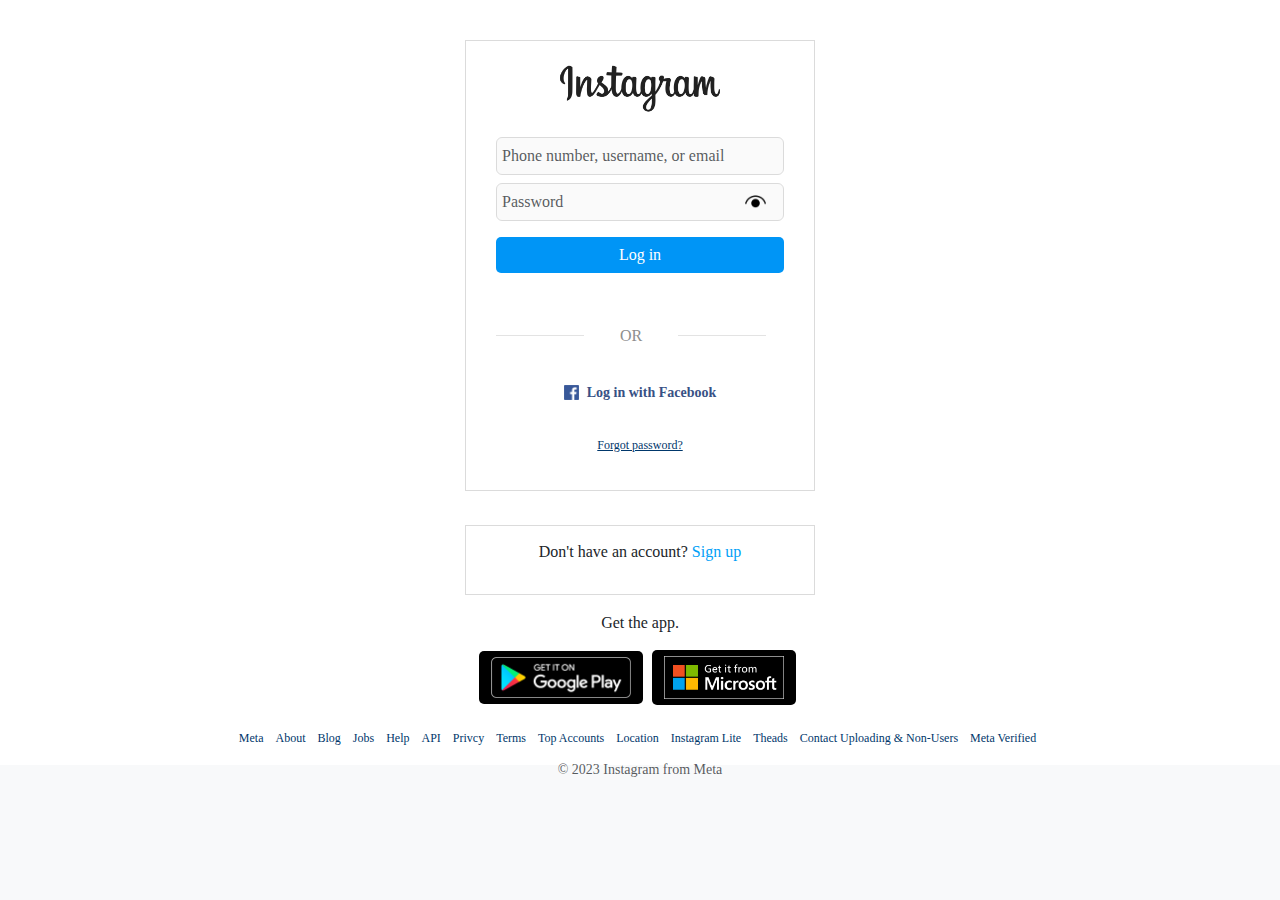
<file: index.html>
<!DOCTYPE html>
<html lang="en">
<head>
  <meta charset="UTF-8">
  <meta name="viewport" content="width=device-width, initial-scale=1.0">
  <title>Login</title>
  <link rel="icon" href="images/icon.png" />
  <link rel="stylesheet" href="css/bootstrap.min.css">
  <link rel="stylesheet" href="css/all.min.css">
  <link rel="stylesheet" href="css/login.css">
</head>

<body class="bg-light">
<div id="fb-root"></div>
<script async defer crossorigin="anonymous" src="https://connect.facebook.net/ar_AR/sdk.js#xfbml=1&version=v17.0" nonce="CGVaQ9g5"></script>
  <main class="d-flex flex-column align-items-center">
    <div class="page">
      <div class="header text-center">
        <div class="logo"><img src="images/Instagram_logo.png"></div>
      </div>
      <div class="container">
        <form>
          <input type="text" class="form-control mb-2" id="emailInput" placeholder="Phone number, username, or email">
          <div class="input-container">
            
            <input type="password" class="form-control mb-3" id="passwordInput" placeholder="Password">
            <img class="show-password" src="images/icons8-eye-48.png" />
          </div>
          <button type="button" class="btn btn-primary btn-block" onclick="loginUser()">Log in</button>
          <span id="validLogin" style="color: red;"></span>

        </form>
        <div class="header text-center">
        <div class="d-flex align-items-center mt-3">
          <hr class="flex-grow-1 m-0">
          <p class="mx-3 mb-0">OR</p>
          <hr class="flex-grow-1 m-0">
          </div>
        </div>
        <div class="content__forgot-buttons">
          <button class="btn">
            <img src="images/face.png" alt="">
            <span>Log in with Facebook</span>
   <button class="btn btn-link">Forgot password?</button>
        </div>
      </div>
    </div>
    
    <div class="option mt-4">
      <p>Don't have an account? <a href="signup.html">Sign up</a></p>
    </div>
    
    <div class="otherapps text-center mt-3">
      <p>Get the app.</p>
      <button class="btn btn-dark"><a href="https://play.google.com/store/apps/details?id=com.instagram.android"><img src="images/google-play.png" alt=""></a></button>
      <button class="btn btn-dark"><a href="https://apps.microsoft.com/store/detail/instagram/9NBLGGH5L9XT"><img src="images/microsoft.png" alt=""></a></button>
    </div>
    <div class="footer mt-auto">
      <ul class="list-inline text-center mb-1">
        <li class="list-inline-item"><a href="">Meta</a></li>
        <li class="list-inline-item"><a href="">About</a></li>
        <li class="list-inline-item"><a href="">Blog</a></li>
        <li class="list-inline-item"><a href="">Jobs</a></li>
        <li class="list-inline-item"><a href="">Help</a></li>
        <li class="list-inline-item"><a href="">API</a></li>
        <li class="list-inline-item"><a href="">Privcy</a></li>
        <li class="list-inline-item"><a href="">Terms</a></li>
        <li class="list-inline-item"><a href="">Top Accounts</a></li>
        <li class="list-inline-item"><a href="">Location</a></li>
        <li class="list-inline-item"><a href="">Instagram Lite</a></li>
        <li class="list-inline-item"><a href="">Theads</a></li>
        <li class="list-inline-item"><a href="">Contact Uploading & Non-Users</a></li>
        <li class="list-inline-item"><a href="">Meta Verified</a></li>
      </ul>
      <p class="mb-0 text-muted">© 2023 Instagram from Meta</p>
    </div>
  </main>

  <script src="js/popper.min.js"></script>
  <script src="js/all.min.js"></script>
  <script src="js/bootstrap.min.js"></script>
  <script src="js/login.js"></script>
  
</body>
</html>
</file>
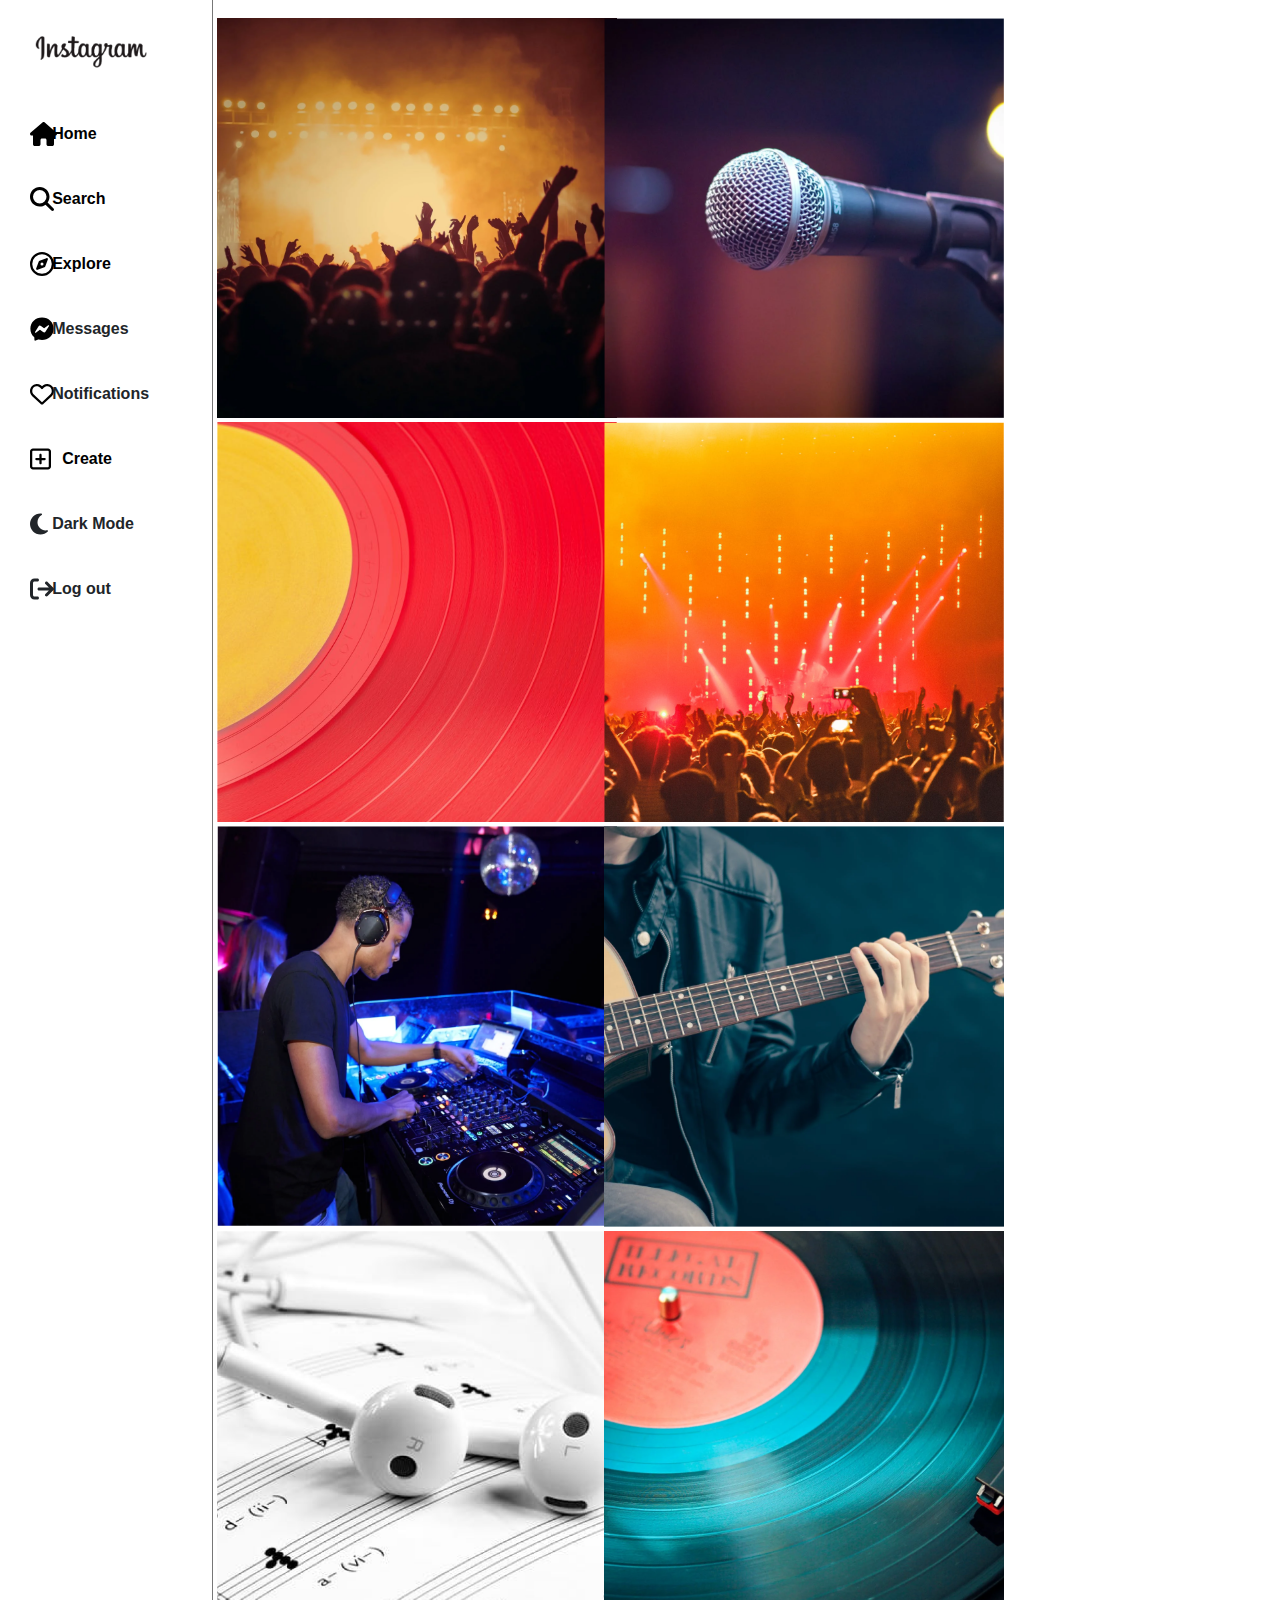
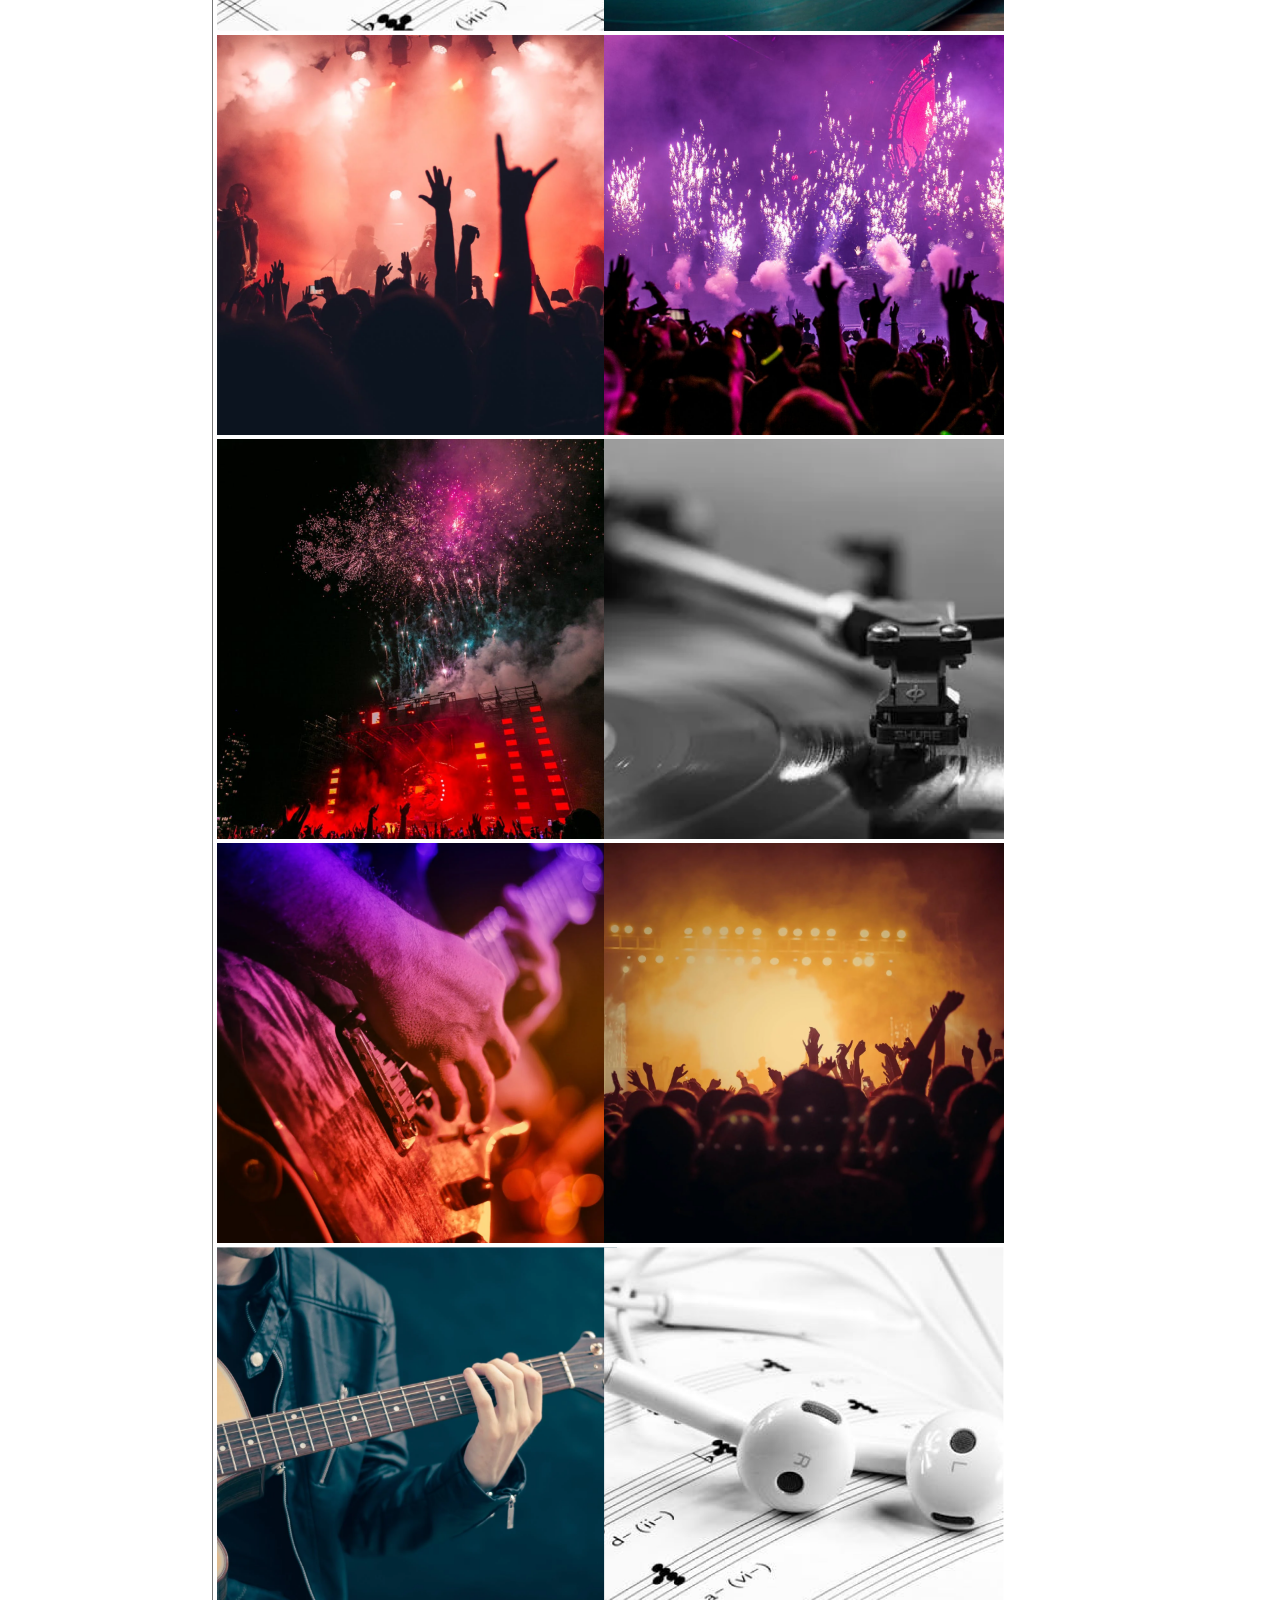
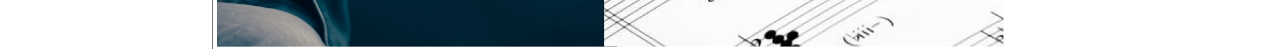
<file: explore.html>
<!DOCTYPE html>
<html lang="en">
  <head>
    <meta charset="UTF-8" />
    <meta name="viewport" content="width=device-width, initial-scale=1.0" />
      <link rel="icon" href="images/icon.png" />
    <link rel="stylesheet" href="css/bootstrap.min.css" />
    <link rel="stylesheet" href="css/all.min.css" />
    <link rel="stylesheet" href="css/home.css" />

    <title>Instagram</title>
  </head>

  <body>
    <header>
      <nav class="navbar mb-5">
        <div class="container">
          <div class="logo"> <img src="images/instalogo.png" style="width: 60px; margin-top: -9px;" alt=""></div>
          <div class="nav-links">
            <ul class="nav-group">
              <li class="nav-item">
                <div class="row" id="dark2">
                  <i class="fa-solid fa-moon fa-xl" ></i>
                </div>
              </li>
              <li class="nav-item">
                <div class="row" id="logout2">
                  <i
                    class="fa-solid fa-arrow-right-from-bracket fa-xl"
                    style=" cursor: pointer;"
                  ></i>
                </div>
              </li>
              
              <li class="nav-item">
                <a href="home.html">
                  <i class="fas fa-home"></i>
                </a>
              </li>
              <li class="nav-item">
                <a href="">
                  <i class="fab fa-facebook-messenger"></i>
                </a>
              </li>
              <li class="nav-item">
                <a href="explore.html">
                  <i class="far fa-compass"></i>
                </a>
              </li>
              <li class="nav-item">
                <a href="home.html">
                  <i class="far fa-heart"></i>
                </a>
              </li>
              <li class="nav-item">
                <a href="search.html">
                  <i class="fa-solid fa-magnifying-glass"></i>
                </a>
              </li>

              <li class="nav-item">
                <div class="action">
                  <div class="profile" onclick="menuToggle()">
                    <img src="images/a.jpg" alt="user Avatar" />
                  </div>
                </div>
              </li>
            </ul>
          </div>
        </div>
      </nav>
    </header>

    <main>
      <div class="container-fluid">
        <div class="row">
          <div class="icons col-lg-2" style="margin-right: 0px;">
            <div>
              <a href="home.html">
                <img src="images/logo.PNG" class="logo" alt="" />
              </a>
            </div>

            <a href="home.html">
              <div class="row">
                <div class="col-6">
                  <i class="fa-solid fa-house fa-xl"></i>
                </div>
                <div class="col-6">
                  <span>Home</span>
                </div>
              </div>
            </a>

            <a href="search.html">
              <div class="row">
                <div class="col-6">
                  <i class="fa-solid fa-magnifying-glass fa-xl"></i>
                </div>
                <div class="col-6">
                  <span>Search</span>
                </div>
              </div>
            </a>

            <a href="explore.html">
            <div class="row">
              <div class="col-6">
                
                  <i class="fa-regular fa-compass fa-xl"></i>
                
              </div>
              <div class="col-6">
                <span>Explore</span>
              </div>
            </div>
            </a>
            
            <div class="row">
              <div class="col-6">
                <a href="home.html">
                  <i class="fa-brands fa-facebook-messenger fa-xl"></i>
                </a>
              </div>
              <div class="col-6">
                <span>Messages</span>
              </div>
            </div>
            <div class="row">
              <div class="col-6">
                <a href="home.html">
                  <i class="fa-regular fa-heart fa-xl"></i>
                </a>
              </div>
              <div class="col-6">
                <span>Notifications</span>
              </div>
            </div>
                              <a href="home.html">
            <div class="row">
              <div class="col-6">
                <i class="fa-regular fa-square-plus fa-xl"></i>
              </div>
              <div class="col-6" id="createPost">
                <span class="open-popup" id="popup-trigger">Create</span>

                <div class="popup" id="popup">
                  <div class="popup-content">
                    <span class="close-popup" id="close-popup">&times;</span>
                    <h3>Drag photos here</h3>
                    <div class="d-flex justify-content-between mt-5">
                      <input
                        type="text"
                        id="post-input"
                        placeholder="Share your post"
                        class="form-control"
                      />
                      <button
                        type="button"
                        id="post-button"
                        class="btn btn-outline-primary rounded-pill"
                      >
                        Share</button
                      ><br />
                    </div>
                    <input
                      type="file"
                      accept="image/*"
                      id="image-uploader"
                      draggable="true"
                      class="text-center m-5"
                      style="
                        display: block;
                        margin: 5px auto;
                        text-align: center;
                        color: transparent;
                      "
                    />

                    <div id="uploaded-image-container"></div>
                  </div>
                </div>
              </div>
            </div>
            </a>
            <div class="row" id="dark">
              <div class="col-6">
                <i class="fa-solid fa-moon fa-xl"></i>
              </div>
              <div class="col-6">
                <span>Dark Mode</span>
              </div>
            </div>
            <div class="row" id="logout">
              <div class="col-6">
                <i class="fa-solid fa-arrow-right-from-bracket fa-xl"></i>
              </div>
              <div class="col-6">
                <span>Log out</span>
              </div>
            </div>
          </div>
          <div class="explore col-lg-10 mt-3">
            <div class="row">
              <div class="col-sm-12">
                <img src="images/cover 2.png" alt="" />
                <img src="images/cover 5.png" alt="" />
                <img src="images/cover 3.png" alt="" />
                <img src="images/cover 4.png" alt="" />
                <img src="images/cover 6.png" alt="" />
                <img src="images/cover 7.png" alt="" />
                <img src="images/cover 8.png" alt="" />
                <img src="images/cover 9.png" alt="" />
                <img src="images/cover 10.png" alt="" />
                <img src="images/cover 11.png" alt="" />
                <img src="images/cover 12.png" alt="" />
                <img src="images/cover 13.png" alt="" />
                <img src="images/cover 1.png" alt="" />
                <img src="images/cover 2.png" alt="" />
                <img src="images/cover 7.png" alt="" />
                <img src="images/cover 8.png" alt="" />
                </div>
              </div>
          </div>
        </div>
      </div>
    </main>
    <script src="js/popper.min.js"></script>
    <script src="js/all.min.js"></script>
    <script src="js/jquery-3.1.1.js"></script>
    <script src="js/bootstrap.min.js"></script>
    <script src="js/home.js"></script>
  </body>
</html>
</file>
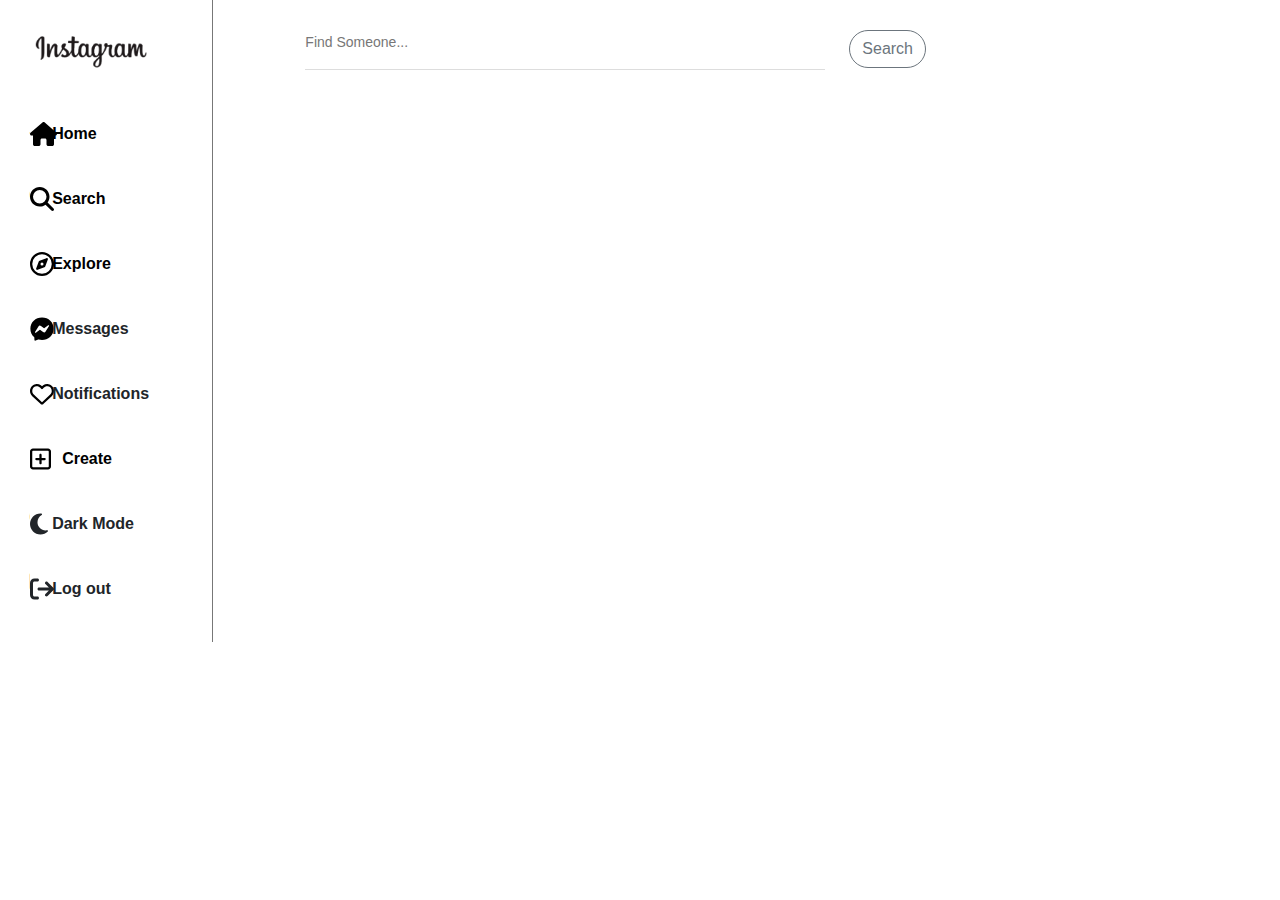
<file: search.html>
<!DOCTYPE html>
<html lang="en">
  <head>
    <meta charset="UTF-8" />
    <meta name="viewport" content="width=device-width, initial-scale=1.0" />
    <link rel="icon" href="images/icon.png" />
    <link rel="stylesheet" href="css/bootstrap.min.css" />
    <link rel="stylesheet" href="css/all.min.css" />
    <link rel="stylesheet" href="css/home.css" />

    <title>Instagram</title>
  </head>

  <body>
     <header>
      <nav class="navbar mb-5">
        <div class="container">
          <div class="logo"> <img src="images/instalogo.png" style="width: 60px; margin-top: -9px;" alt=""></div>
          <div class="nav-links">
            <ul class="nav-group">
              <li class="nav-item">
                <div class="row" id="dark2">
                  <i class="fa-solid fa-moon fa-xl" ></i>
                </div>
              </li>
              <li class="nav-item">
                <div class="row" id="logout2">
                  <i
                    class="fa-solid fa-arrow-right-from-bracket fa-xl"
                    style=" cursor: pointer;"
                  ></i>
                </div>
              </li>
              
              <li class="nav-item">
                <a href="home.html">
                  <i class="fas fa-home"></i>
                </a>
              </li>
              <li class="nav-item">
                <a href="">
                  <i class="fab fa-facebook-messenger"></i>
                </a>
              </li>
              <li class="nav-item">
                <a href="explore.html">
                  <i class="far fa-compass"></i>
                </a>
              </li>
              <li class="nav-item">
                <a href="home.html">
                  <i class="far fa-heart"></i>
                </a>
              </li>
              <li class="nav-item">
                <a href="search.html">
                  <i class="fa-solid fa-magnifying-glass"></i>
                </a>
              </li>

              <li class="nav-item">
                <div class="action">
                  <div class="profile" onclick="menuToggle()">
                    <img src="images/a.jpg" alt="user Avatar" />
                  </div>
                </div>
              </li>
            </ul>
          </div>
        </div>
      </nav>
    </header>

    <main id="main">
      <div class="container-fluid">
        <div class="row">
          <div class="icons col-lg-2">
            <div>
              <a href="home.html">
                <img src="images/logo.PNG" class="logo" alt="" />
              </a>
            </div>

            <a href="home.html">
              <div class="row">
                <div class="col-6">
                  <i class="fa-solid fa-house fa-xl"></i>
                </div>
                <div class="col-6">
                  <span>Home</span>
                </div>
              </div>
            </a>

            <a href="search.html">
              <div class="row">
                <div class="col-6">
                  <i class="fa-solid fa-magnifying-glass fa-xl"></i>
                </div>
                <div class="col-6">
                  <span>Search</span>
                </div>
              </div>
            </a>

            <a href="explore.html">
              <div class="row">
                <div class="col-6">
                  <i class="fa-regular fa-compass fa-xl"></i>
                </div>
                <div class="col-6">
                  <span>Explore</span>
                </div>
              </div>
            </a>
            <div class="row">
              <div class="col-6">
                <a href="home.html">
                  <i class="fa-brands fa-facebook-messenger fa-xl"></i>
                </a>
              </div>
              <div class="col-6">
                <span>Messages</span>
              </div>
            </div>
            <div class="row">
              <div class="col-6">
                <a href="home.html">
                  <i class="fa-regular fa-heart fa-xl"></i>
                </a>
              </div>
              <div class="col-6">
                <span>Notifications</span>
              </div>
            </div>
            <a href="home.html">
              <div class="row">
              <div class="col-6">
                <i class="fa-regular fa-square-plus fa-xl"></i>
              </div>
              <div class="col-6" id="createPost">
                <span class="open-popup" id="popup-trigger">Create</span>

                <div class="popup" id="popup">
                  <div class="popup-content">
                    <span class="close-popup" id="close-popup">&times;</span>
                    <h3>Drag photos here</h3>
                    <div class="d-flex justify-content-between mt-5">
                      <input
                        type="text"
                        id="post-input"
                        placeholder="Share your post"
                        class="form-control"
                      />
                      <button
                        type="button"
                        id="post-button"
                        class="btn btn-outline-primary rounded-pill"
                      >
                        Share</button
                      ><br />
                    </div>
                    <input
                      type="file"
                      accept="image/*"
                      id="image-uploader"
                      draggable="true"
                      class="text-center m-5"
                      style="
                        display: block;
                        margin: 5px auto;
                        text-align: center;
                        color: transparent;
                      "
                    />

                    <div id="uploaded-image-container"></div>
                  </div>
                </div>
              </div>
            </div>
            </a>

            <div class="row" id="dark">
              <div class="col-6">
                <i class="fa-solid fa-moon fa-xl"></i>
              </div>
              <div class="col-6">
                <span>Dark Mode</span>
              </div>
            </div>
            <div class="row" id="logout">
              <div class="col-6">
                <i class="fa-solid fa-arrow-right-from-bracket fa-xl"></i>
              </div>
              <div class="col-6">
                <span>Log out</span>
              </div>
            </div>
          </div>

          <div class="content col-lg-10">
            <div class="row">
              <div class="col-lg-10">
                <input
                  type="text"
                  class="text searchInp pb-3"
                  id="searchInput"
                  placeholder="Find Someone..."
                  style="border-bottom: 1px solid #ddd"
                />
              </div>
              <div class="col-lg-2">
                <a
                  class="btn btn-outline-secondary rounded-pill searchBtn"
                  id="searchButton"
                  >Search</a
                >
              </div>
            </div>
            <div class="row" id="userList"></div>
          </div>
        </div>
      </div>
    </main>

    <script src="js/popper.min.js"></script>
    <script src="js/all.min.js"></script>
    <script src="js/jquery-3.1.1.js"></script>
    <script src="js/bootstrap.min.js"></script>
    <script src="js/home.js"></script>
    <script src="js/search.js"></script>
  </body>
</html>
</file>
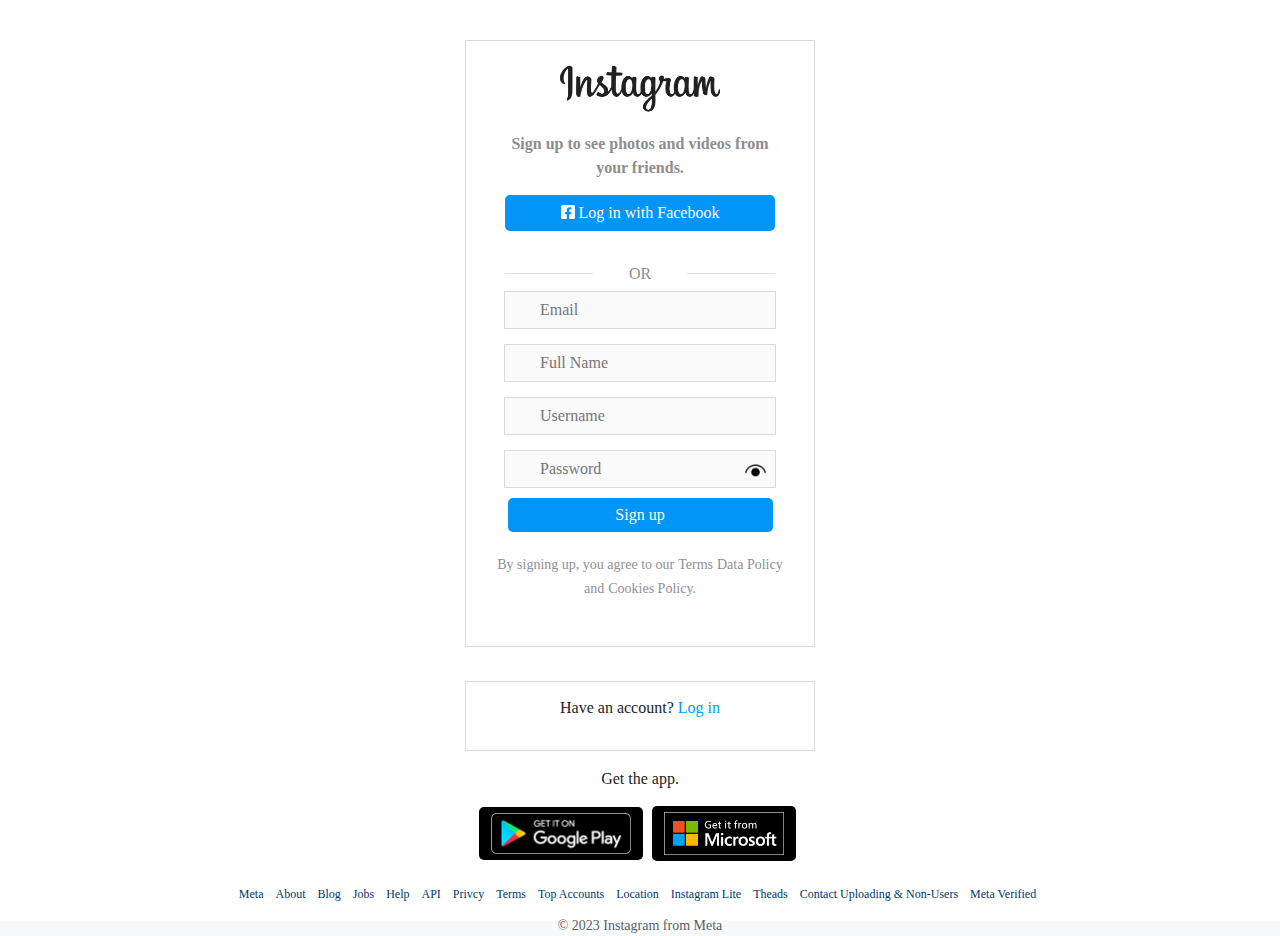
<file: signup.html>
<!DOCTYPE html>
<html lang="en">
  <head>
    <meta charset="UTF-8" />
    <meta name="viewport" content="width=device-width, initial-scale=1.0" />
    <link rel="icon" href="images/icon.png" />
    <title>Sign up</title>
    <link rel="stylesheet" href="css/bootstrap.min.css" />
    <link rel="stylesheet" href="css/all.min.css" />
    <link rel="stylesheet" href="css/signup.css" />
  </head>

  <body class="bg-light">
    <main class="d-flex flex-column align-items-center">
      <div class="page">
        <div class="header text-center">
          <div class="logo"><img src="images/Instagram_logo.png" /></div>
          <p>Sign up to see photos and videos from your friends.</p>
          <button class="btn btn-primary">
            <i class="fab fa-facebook-square"></i> Log in with Facebook
          </button>
          <div class="d-flex align-items-center mt-3">
            <hr class="flex-grow-1 m-0" />
            <p class="mx-3 mb-0">OR</p>
            <hr class="flex-grow-1 m-0" />
          </div>
        </div>
        <div class="container">
          <form action="" class="text-center">
            <div class="input-container">
              <input type="email" id="emailInput" placeholder="Email" />
              <span class="icon" id="emailIcon"
                ><i class="fa-regular fa-circle-xmark"></i
              ></span>
            </div>

            <div class="input-container">
              <input type="text" id="nameInput" placeholder="Full Name" />
              <span class="icon" id="nameIcon"
                ><i class="fa-regular fa-circle-xmark"></i
              ></span>
            </div>

            <div class="input-container">
              <input type="text" id="usernameInput" placeholder="Username" />
              <span class="icon" id="usernameIcon"
                ><i class="fa-regular fa-circle-xmark"></i
              ></span>
            </div>

            <div class="input-container">
              <input
                type="password"
                id="passwordInput"
                placeholder="Password"
              />
              <span class="iconPass" id="passwordIcon"
                ><i class="fa-regular fa-circle-xmark"></i
              ></span>
              <img class="show-password" src="images/icons8-eye-48.png" />
            </div>
            <button
              type="button"
              class="btn btn-primary btn-block"
              id="signupBtn"
              onclick="storeValue()"
            >
              Sign up
            </button>
            <span id="validLogin" style="color: red"></span>
          </form>

          <ul class="list-unstyled text-center mb-3">
            <li>By signing up, you agree to our</li>
            <li><a href="">Terms</a></li>
            <li><a href="">Data Policy</a></li>
            <li>and</li>
            <li><a href="">Cookies Policy</a>.</li>
          </ul>
        </div>
      </div>
      <div class="option mt-4">
        <p>Have an account? <a href="index.html">Log in</a></p>
      </div>
      <div class="otherapps text-center mt-3">
        <p>Get the app.</p>
        <button class="btn btn-dark">
          <img src="images/google-play.png" alt="" />
        </button>
        <button class="btn btn-dark">
          <img src="images/microsoft.png" alt="" />
        </button>
      </div>
      <div class="footer mt-auto">
        <ul class="list-inline text-center mb-1">
          <li class="list-inline-item"><a href="">Meta</a></li>
          <li class="list-inline-item"><a href="">About</a></li>
          <li class="list-inline-item"><a href="">Blog</a></li>
          <li class="list-inline-item"><a href="">Jobs</a></li>
          <li class="list-inline-item"><a href="">Help</a></li>
          <li class="list-inline-item"><a href="">API</a></li>
          <li class="list-inline-item"><a href="">Privcy</a></li>
          <li class="list-inline-item"><a href="">Terms</a></li>
          <li class="list-inline-item"><a href="">Top Accounts</a></li>
          <li class="list-inline-item"><a href="">Location</a></li>
          <li class="list-inline-item"><a href="">Instagram Lite</a></li>
          <li class="list-inline-item"><a href="">Theads</a></li>
          <li class="list-inline-item">
            <a href="">Contact Uploading & Non-Users</a>
          </li>
          <li class="list-inline-item"><a href="">Meta Verified</a></li>
        </ul>
        <p class="mb-0 text-muted">© 2023 Instagram from Meta</p>
      </div>
    </main>

    <script src="js/popper.min.js"></script>
    <script src="js/all.min.js"></script>
    <script src="js/bootstrap.min.js"></script>
    <script src="js/signup.js"></script>
  </body>
</html>
</file>
<file: css/login.css>
* {
    margin: 0;
    padding: 0;
    box-sizing: border-box;
}

main {
    display: flex;
    flex-direction: column;
    align-items: center;
    background-color: white;
}


.page {
    display: flex;
    flex-direction: column;
    align-items: center;
    padding-bottom: 30px;
}

/* header style */
.page .header {
    text-align: center;
}

.page .header .logo,
.page .header p,
.page .header button {
    margin-bottom: 15px;
}

.page .header .logo img {
    width: 170px;
    margin: 0px auto;
}

.page .header>p {
    color: #8e8e8e;
    font-size: 18px;
}

.page .header>button {
    width: inherit;
    padding: 10px 20px;
    border-radius: 5px;
    border: none;
    background-color: #0095f6;
    color: #ffffff;
}

.page .header div {
    display: flex;
    flex-direction: row;
    align-items: center;
    color: #8e8e8e;
}

.page .header div p {
    padding: 0 20px;
}

.page .header div hr {
    width: 200px;

}

/* container style*/
.page .container {
    display: flex;
    flex-direction: column;
}

.page .container form,
input {
    width: inherit;
}

.page .container form input {
    border: 1px solid #dbdbdb;
    background-color: #fafafa;
    padding: 6px 5px;
    margin: 5px 0;
}

.page .container form input:last-of-type {
    margin-bottom: 10px;
}

.page .container form button {
    width: inherit;
    margin-bottom: 20px;
    padding: 6px 20px;
    border-radius: 5px;
    border: none;
    background-color: #0095f6;
    color: #ffffff;
}
.validLogin {
    color: red;
    display: none;
}


.input-container {
    position: relative;
}
.show-password {
    position: absolute;
    right: 13px;
    top: 50%;
    transform: translateY(-50%);
    width: 31px;
    padding: 5px;
    cursor: pointer;
    border-radius: 100%;

    &:hover {
        background-color: rgba(0, 0, 0, 0.141);
    }
}



.page .container ul {
    list-style: none;
    text-align: center;
    margin-bottom: 10px;
}

.page .container ul li {
    display: inline;
    color: #8e9096;
}

.page .container ul li a {
    text-decoration: none;
    font-weight: bold;
    color: #8e9096;
}

/*OR style  login*/
.content__forgot-buttons {
    display: flex;
    flex-direction: column;
    margin-top: 28px;
    row-gap: 21px;
}

.content__forgot-buttons button {
    display: flex;
    justify-content: center;
    align-items: center;
    column-gap: 8px;
    background: none;
    border: none;
    cursor: pointer;
    font-size: 12px;
    color: #00376b;
}
.content__forgot-buttons img{
    width: 15px;
}

.content__forgot-buttons button:first-child {
    color: #385185;
    font-size: 14px;
    font-weight: 600;
}

.content__form button {
    background: rgb(0, 149, 246);
    color: white;
    border: none;
    border-radius: 8px;
    font-weight: 700;
    font-size: 14px;
    padding: 7px 16px;
    cursor: pointer;
}

.content__form button:hover {
    background: rgb(24, 119, 242);
}

.content__form button:active:not(:hover) {
    background: rgb(0, 149, 246);
    opacity: .7;
}


/* option style */
.option p>a {
    text-decoration: none;
    color: #00a0f7;
}

/* otherapps style */
.otherapps {
    text-align: center;
}

.otherapps p {
    margin-bottom: 15px;
}

.otherapps>button {
    cursor: pointer;
    border: none;
    border-radius: 5px;
    background-color: black;
    color: white;
    font-size: 18px;
}

.otherapps img {
    width: 140px;
}

.otherapps button+button img {
    width: 120px;

}

/* footer style */
.footer {
    bottom: 0;
    height: 2.5rem;
    margin-top: 50px;
}

.footer ul {
    text-align: center;
}

.footer ul li {
    display: inline;
    margin-right: 5px;
}

.footer ul li a {
    text-decoration: none;
    font-size: 12px;
    color: #00376b;
}

.footer p {
    margin: 10px 0;
    text-align: center;
    color: #8e9096;
    font-size: 14px;
}



/* Mobile Styles */

@media only screen and (max-width: 400px) {
    body {
        font-family: Freight Sans
    }

    .page {
        width: 250px;
    }

    .page .header {
        width: inherit;
        margin-top: 10px;
    }

    .page .container {
        width: inherit;
    }

    .option {
        margin: 80px 0;
    }

    .page .container input {
        padding: 10px 5px;
        margin: 5px 0;
    }

    .page .footer {
        width: inherith
    }
}

@media only screen and (min-width: 401px) {
    body {
        font-family: Neue Helvetica
    }

    .page {
        border: 1px solid #dbdbdb;
        width: 350px;
        background-color: white;
        margin: 40px 40px 10px 40px;
    }

    .page .header {
        width: 270px;
        margin-top: 15px;
    }

    .page .container {
        padding: 0px 30px;
    }

    .option {
        border: 1px solid #dbdbdb;
        background-color: white;
        width: 350px;
        height: 70px;
        margin-top: 20px 0;
        display: flex;
        align-items: center;
        justify-content: center;

    }

    .otherapps {
        margin: 20px 0;
    }

    .otherapps button {
        margin-right: 5px;
    }

    .otherapps button:after-of-type {
        margin-right: none;
    }

    .page .footer {
        width: 100%;
    }
}
</file>
<file: css/home.css>
* {
margin: 0;
padding: 0;
box-sizing: border-box;
}

body {
font-family: -apple-system, system-ui, "Segoe UI", Roboto, Oxygen, Ubuntu,
	Cantarell, "Open Sans", "Helvetica Neue", sans-serif;
    transition: background-color 0.5s ease-in-out;
}
.fa-regular {
    color: black;
}
.navbar {
position: fixed;
z-index: 100000;
display: flex;
align-items: center;
justify-content: center;
background: rgb(255, 255, 255);
width: 100%;
border: 1px solid rgb(218, 217, 217);
display: none;
}


.container .logo {
display: inline-block;
cursor: pointer;
width: 50px;
}

.searchbar {
width: -10%;
text-align: end;
}

.searchbar input {
background-color: #fafafa;
padding: 5px;
text-indent: 21px;
outline: none;
border: 1px solid rgb(218, 217, 217);
border-radius: 2px;
color: rgb(77, 77, 77);
}

.searchbar img {
position: absolute;
margin-left: -10.5rem;
margin-top: 0.25rem;
}

.searchbar input::placeholder {
font-weight: lighter;
color: rgb(172, 172, 172);
}

.nav-links {
font-weight: lighter;
color: rgb(172, 172, 172);
}

.nav-group .nav-item {
list-style-type: none;
margin: 0 8px;
}

.nav-group .nav-item a {
font-size: 22px;
display: block;
color: black;
}

.nav-group {
display: flex;
align-items: center;
justify-content: center;
}

.action .profile {
position: relative;
width: 25px;
height: 25px;
border-radius: 50%;
overflow: hidden;
cursor: pointer;
display: flex;
align-items: center;
justify-content: center;
}

.action .profile img {
width: 100%;
height: 100%;
object-fit: cover;
}

main {
width: 100%;
display: flex;
align-items: center;
justify-content: center;
}

main .container {
position: relative;
margin-top: 60px;
width: 75%;
display: flex;
align-items: flex-start;
justify-content: space-between;
}

.icons{
    position: -webkit-sticky;
    position: sticky;
    float: left;
    border-right: 1px solid #777;
    padding-left: 30px;
    margin-right: 80px;
    z-index: 100;
}
.icons .logo{
    width: 120px;
    margin: 30px 0px;
}

.icons div{
    cursor: pointer;
    margin-bottom: 20px;
}

.icons span {
    margin-left: -75px;
    font-weight: bold;
}

.content {
margin-top: 30px;
width: 51%;
}

.icons a{
    color: black;
}


/*upload post*/
body {
    margin: 0;
    font-family: Arial, sans-serif;
}
.open-popup {
    cursor: pointer;
    padding: 10px;
    text-align: center;
}

.popup {
    display: none;
    position: fixed;
    top: 50%;
    left: 50%;
    transform: translate(-50%, -50%);
    width: 600px;
    height: 600px;
    max-height: 700px;
    background-color: #fffffff9;
    padding: 20px;
    box-shadow: 92px 2px 10025px rgba(0, 0, 0, 1);
        overflow: auto;
}

.popup-content {
    position: relative;
}

.close-popup {
    position: absolute;
    top: 10px;
    right: 10px;
    font-size: 30px;
    cursor: pointer;
}
#uploaded-image-container{
    width: 100px;
}


.statuses {
margin-bottom: 30px;
width: 100%;
background-color: #fff;
display: flex;
align-items: center;
justify-content: start;
padding: 10px 0;
border-radius: 2px;
overflow: hidden;
}

.statuses .status {
display: inline-block;
border-radius: 50%;
overflow: auto;
width: 70px;
height: 70px;
min-width: 70px;
min-height: 70px;
background: linear-gradient(to right, red, orange);
padding: 2px;
margin-left: 15px;
cursor: pointer;
}

.statuses .status .image {
position: relative;
width: 100%;
height: 100%;
border-radius: 50%;
overflow: hidden;
cursor: pointer;
display: flex;
align-items: center;
justify-content: center;
border: 2px solid white;
}

.statuses .status img {
width: 100%;
height: 100%;
object-fit: cover;
}

.list{
    margin-top: 30px;
    width: 25%;
}

.list h6 {
color: rgb(100, 100, 100);
}

.list .card {
margin-bottom: 20px;
position: relative;
width: 80%;
display: inline-block;
border: none;
}

.list .card .top {
padding: 10px 0px;
display: flex;
justify-content: space-between;
align-items: center;
}

.list .card .top a {
color: #1d92ff;
}

.list .card .bottom {
padding: 10px 20px;
}

.list .card .top .userDetails {
width: 100%;
display: flex;
align-items: center;
}

.list .card .top .userDetails h3 {
font-size: 16px;
color: #4d4d4f;
font-weight: 500;
line-height: 1em;
}

.list .card .top .userDetails h3 span {
font-size: 0.75em;
}

.list .card .top .userDetails h3 span {
font-size: 0.75em;
}

.content .card {
margin-bottom: 20px;
position: relative;
width: 80%;
display: inline-block;
border: 1px solid rgba(7, 7, 7, 0.24);
}

.content .card .top {
padding: 10px 20px;
display: flex;
justify-content: space-between;
align-items: center;
}

.content .card .bottom {
padding: 10px 20px;
}

.content .card .top .userDetails {
width: 100%;
display: flex;
align-items: center;
}

.profilepic {
display: inline-block;
cursor: pointer;
}

.profilepic .profile_img {
display: flex;
align-items: center;
justify-content: center;
border-radius: 50%;
overflow: hidden;
width: 30px;
height: 30px;
background: linear-gradient(to right, red, orange);
padding: 2px;
margin-right: 8px;
cursor: pointer;
}

.profilepic .profile_img .image {
position: relative;
width: 100%;
height: 100%;
border-radius: 50%;
overflow: hidden;
cursor: pointer;
display: flex;
align-items: center;
justify-content: center;
border: 2px solid white;
}

.profilepic .profile_img img {
width: 100%;
height: 100%;
object-fit: cover;
}

.cover {
position: absolute;
top: 0;
left: 0;
width: 100%;
height: 100%;
object-fit: cover;
}

.content .card .top .userDetails h3 {
/* width: 100%; */
font-size: 16px;
color: #4d4d4f;
font-weight: 500;
line-height: 1em;
}

.content .card .top .userDetails h3 span {
font-size: 0.75em;
}

.content .card .top .userDetails h3 span {
font-size: 0.75em;
}

.dot {
transform: scale(0.6);
cursor: pointer;
}

.imgBx {
position: relative;
width: 100%;
min-height: 600px;
margin: 10px 0 15px;
}

.actionBtns {
display: flex;
justify-content: space-between;
align-items: center;
}

.actionBtns svg {
cursor: pointer;
}

.actionBtns .left svg {
margin-right: 8px;
}

.likes {
font-weight: 500;
margin-top: 5px;
font-size: 14px;
color: #4d4d4f;
}

.message {
font-weight: 400;
margin-top: 5px;
font-size: 14px;
color: #777;
line-height: 1.5em;
}

.message b {
color: #262626;
}

.message span {
cursor: pointer;
color: #1d92ff;
}

.comments {
margin-top: 10px;
font-weight: 400;
color: #999;
}

.addComments {
display: flex;
align-items: center;
margin-top: 20px;
border-top: 1px solid #ddd;
padding: 10px 0;
cursor: pointer;
}

.addComments a {
color: #1d92ffcb;
font-weight: 500;
}

.addComments .reaction {
position: relative;
font-size: 1.3rem;
margin-right: 10px;
color: rgb(88, 88, 88);
}

input.text {
width: 100%;
border: none;
outline: none;
font-weight: 400;
font-size: 14px;
color: #262626;
background: none;
}

input.text::placeholder {
color: #777;
}

.postTime {
margin-top: 8px;
font-weight: lighter;
color: rgb(163, 163, 163);
font-size: 12px;
text-transform: uppercase;
}

a {
text-decoration: none;
}

.hidden {
display: none;
}

@media screen and (max-width: 1000px) {
.content {
	width: 100%;
}
.navbar {
    display: block;
    margin-bottom: 30px;
}
.icons {
    display: none;
}
.list {
	display: none;
}
.statuses{
    margin-top: 30px;
}
}
.nav-group .nav-item{
    margin-right: 17px;
}

@media screen and (max-width: 600px) {
    
.container {
	width: 100% !important;
}
.navbar{
    display: block;
    margin-bottom: 30px;
}
.navbar .container {
	padding: 0px 10px !important;
    margin-bottom: -10px;
}

.icons {
    display: none;
}
.content {
	margin-top: 58px;
	min-width: 100%;
}

.statuses {
    margin-top: 70px;
}

.content .card {
	margin-bottom: 0px;
	width: 100%;
	border: none;
}

.imgBx {
	position: relative;
	width: 100%;
	min-height: 400px;
	margin: 10px 0 15px;
}

.searchbar {
	display: none;
}
}

.footer .footer-section {
margin-left: 0.5rem;
color: #999999;
font-size: 11px;
font-family: sans-serif;
opacity: 0.5;
}

.footer a:hover {
text-decoration: underline;
}



/* explore */
.explore img{
    width: 400px;
    margin: 2px -8.7px;
}
</file>
<file: css/signup.css>
* {
    margin: 0;
    padding: 0;
    box-sizing: border-box;
}

main {
    display: flex;
    flex-direction: column;
    align-items: center;
    background-color: white;
}

.page {
    display: flex;
    flex-direction: column;
    align-items: center;
    padding-bottom: 30px;
}

/* header style */
.page .header {
    text-align: center;
}

.page .header .logo,
.page .header p,
.page .header button {
    margin-bottom: 15px;
}
.page .header .logo img{
    width: 170px;
    margin: 0px auto;
}

.page .header>p {
    color: #8e8e8e;
    font-size: 16px;
    font-weight: bold;
}

.page .header>button {
    width: inherit;
    padding: 6px 20px;
    border-radius: 5px;
    border: none;
    background-color: #0095f6;
    color: #ffffff;
}

.page .header div {
    display: flex;
    flex-direction: row;
    align-items: center;
    color: #8e8e8e;
}

.page .header div p {
    padding: 0 20px;
}

.page .header div hr {
    width: 200px;

}

/* container style*/
.page .container {
    display: flex;
    flex-direction: column;
}

.page .container form,
input {
    width: inherit;
}

.page .container form input {
    border: 1px solid #dbdbdb;
    background-color: #fafafa;
    padding: 6px 35px;
    margin: 5px 0;
}
.input-container {
    position: relative;
}
.page .container form input:last-of-type {
    margin-bottom: 10px;
}

.icon {
    position: absolute;
    right: 18px;
    top: 50%;
    transform: translateY(-50%);
    color: red;
    display: none;
    font-weight: bold;
}
.iconPass{
    position: absolute;
        right: 44px;
        top: 50%;
        transform: translateY(-50%);
        color: red;
        display: none;
        font-weight: bold;
}


.show-password {
    position: absolute;
    right: 13px;
    top: 50%;
    transform: translateY(-50%);
    width: 31px;
    padding: 5px;
    cursor: pointer;
    border-radius: 100%;
    &:hover {
        background-color: rgba(0, 0, 0, 0.141);
    }
}

.page .container form button {
    width: 265px;
    margin-bottom: 20px;
    padding: 5px 20px;
    border-radius: 5px;
    border: none;
    background-color: #0095f6;
    color: #ffffff;
}

.page .container ul {
    list-style: none;
    text-align: center;
    margin-bottom: 10px;
}

.page .container ul li {
    display: inline;
    color: #8e9096;
    font-size: 14px;
}

.page .container ul li a {
    text-decoration: none;
    color: #8e9096;
}

/* option style */
.option p>a {
    text-decoration: none;
    color: #00a0f7;
}

/* otherapps style */
.otherapps {
    text-align: center;
}

.otherapps p {
    margin-bottom: 15px;
}

.otherapps>button {
    cursor: pointer;
    border: none;
    border-radius: 5px;
    background-color: black;
    color: white;
    font-size: 18px;
}
.otherapps img{
    width: 140px;
}
.otherapps button + button img{
    width: 120px;

}

/* footer style */
.footer {
    bottom: 0;
    height: 2.5rem;
    margin-top: 50px;
}

.footer ul {
    text-align: center;
}

.footer ul li {
    display: inline;
    margin-right: 5px;
}

.footer ul li a {
    text-decoration: none;
    font-size: 12px;
    color: #00376b;
}

.footer p {
    margin: 10px 0;
    text-align: center;
    color: #8e9096;
    font-size: 14px;
}



/* Mobile Styles */

@media only screen and (max-width: 400px) {
    body {
        font-family: Freight Sans
    }

    .page {
        width: 250px;
        background-color: white;
    }

    .page .header {
        width: inherit;
        margin-top: 10px;
    }

    .page .container {
        width: inherit;
    }

    .option {
        margin: 80px 0;
    }

    .page .container input {
        padding: 10px 5px;
        margin: 5px 0;
    }

    .page .footer {
        width: inherith
    }
}

@media only screen and (min-width: 401px) {
    body {
        font-family: Neue Helvetica
    }

    .page {
        border: 1px solid #dbdbdb;
        width: 350px;
        background-color: white;
        margin: 40px 40px 10px 40px;
    }

    .page .header {
        width: 270px;
        margin-top: 15px;
    }

    .page .container {
padding: 0px 30px;
    }

    .option {
        border: 1px solid #dbdbdb;
        background-color: white;
        width: 350px;
        height: 70px;
        margin-top: 20px 0;
        display: flex;
        align-items: center;
        justify-content: center;

    }

    .otherapps {
        margin: 20px 0;
    }

    .otherapps button {
        margin-right: 5px;
    }

    .otherapps button:after-of-type {
        margin-right: none;
    }

    .page .footer {
        width: 100%;
    }
}
</file>
